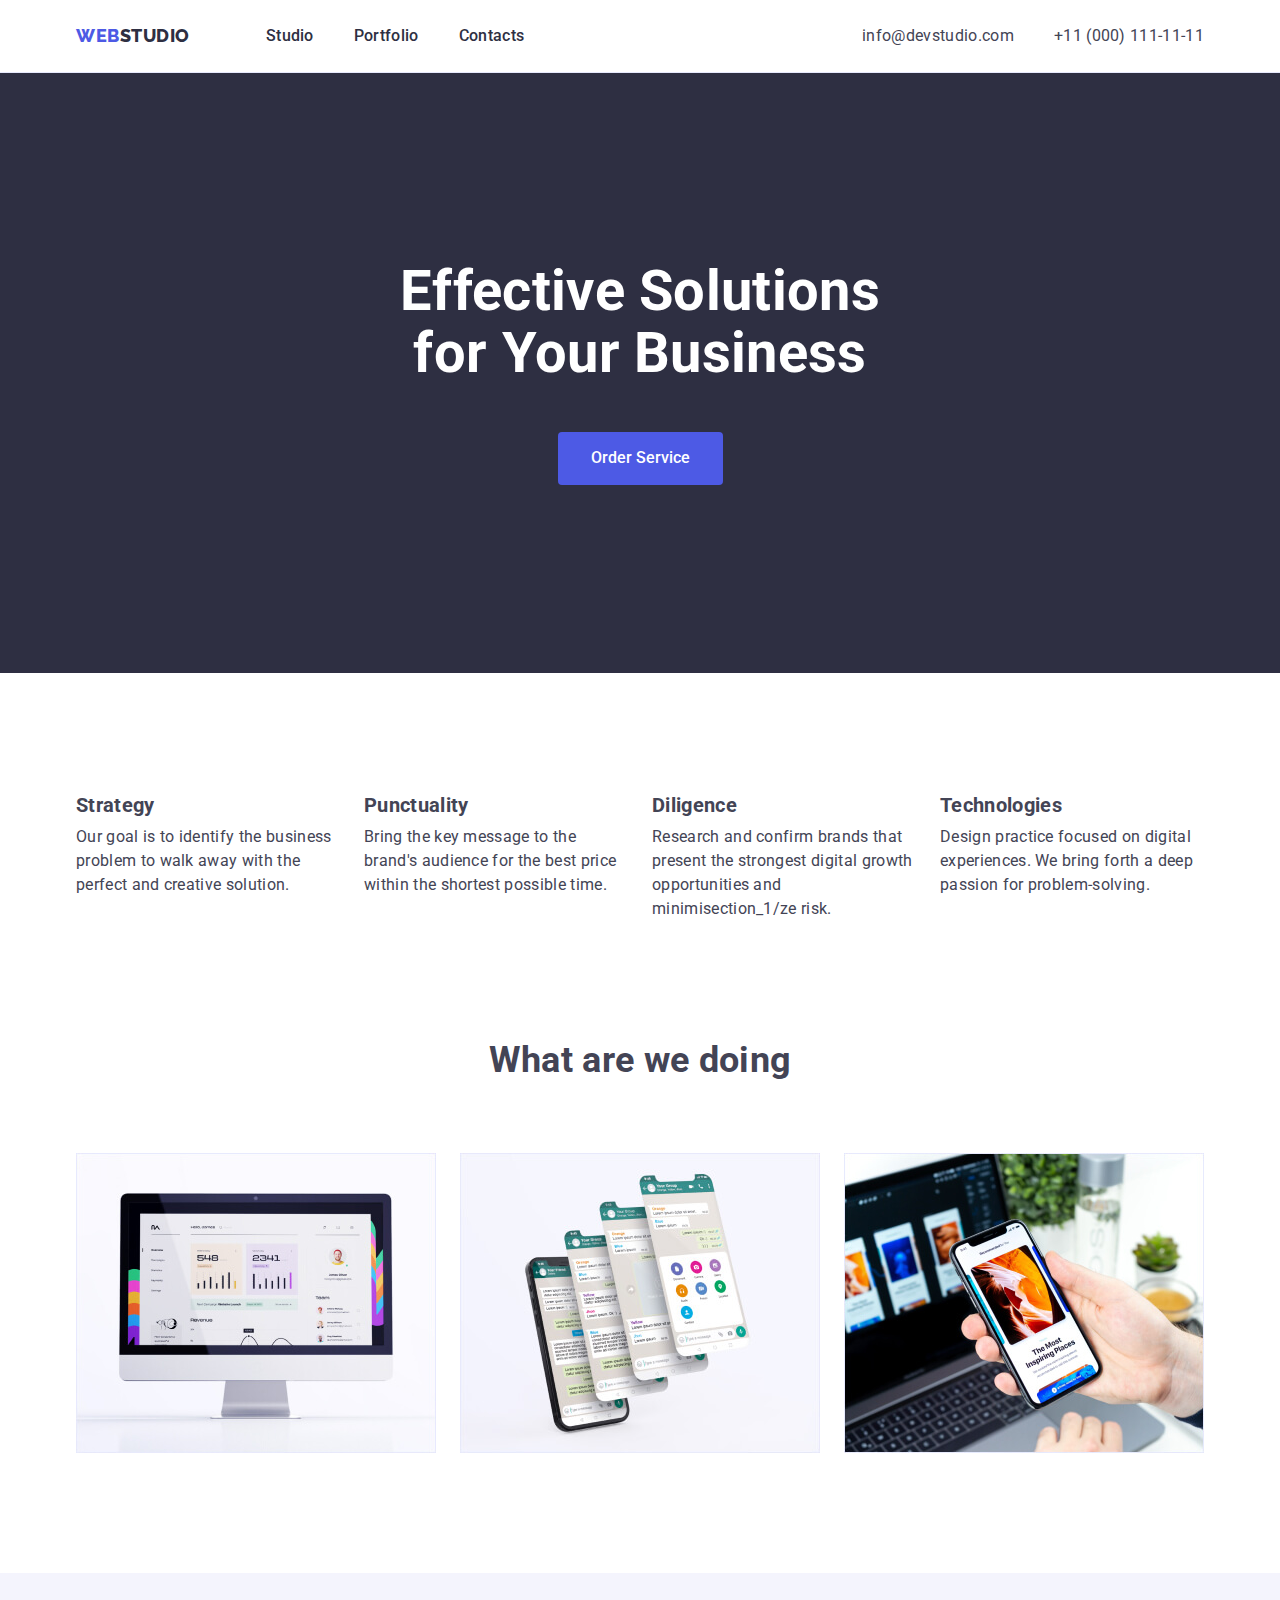
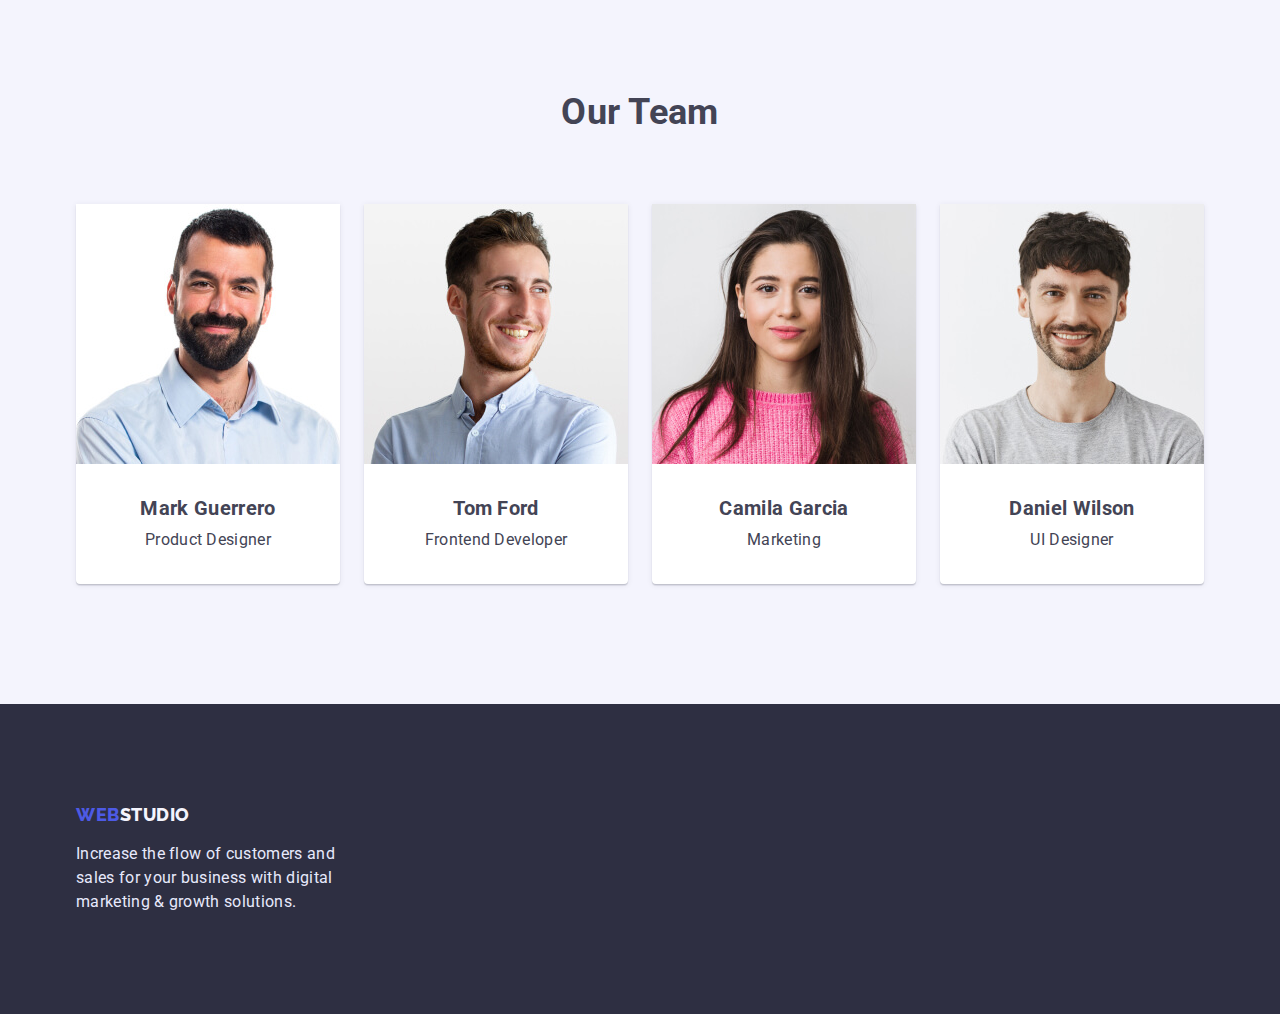
<file: index.html>
<!DOCTYPE html>
<html lang="en">
  <head>
    <meta charset="UTF-8" />
    <meta http-equiv="X-UA-Compatible" content="IE=edge" />
    <meta name="viewport" content="width=device-width, initial-scale=1.0" />

    <title>Studio</title>

    <link
      rel="stylesheet"
      href="https://cdn.jsdelivr.net/npm/modern-normalize@1.1.0/modern-normalize.min.css"
    />
    <link rel="preconnect" href="https://fonts.googleapis.com" />
    <link rel="preconnect" href="https://fonts.gstatic.com" crossorigin />
    <link
      href="https://fonts.googleapis.com/css2?family=Raleway:wght@800&family=Roboto:wght@400;500;700&display=swap"
      rel="stylesheet"
    />

    <link rel="stylesheet" href="./css/styles.css" />
  </head>
  <body>
    <header class="header">
      <div class="container page-heder-container">
        <nav class="page-nav">
          <a class="logo" href="./index.html"
            ><span class="logo-web">Web</span>Studio</a
          >
          <ul class="menu-list">
            <li class="menu-item">
              <a class="menu-link link" href="./index.html">Studio</a>
            </li>
            <li class="menu-item">
              <a class="menu-link link" href="./portfolio.html">Portfolio</a>
            </li>
            <li class="menu-item">
              <a class="menu-link link" href="">Contacts</a>
            </li>
          </ul>
        </nav>
        <ul class="header-contacts">
          <li>
            <a class="contact email" href="mailto:info@devstudio.com"
              >info@devstudio.com</a
            >
          </li>
          <li>
            <a class="contact phone" href="tel:+110001111111"
              >+11 (000) 111-11-11</a
            >
          </li>
        </ul>
      </div>
    </header>
    <!-- HERO -->
    <main>
      <section class="section-hero">
        <div class="container">
          <h1 class="hero-title">Effective Solutions for Your Business</h1>
          <button class="button">Order Service</button>
        </div>
      </section>
      <!-- STRATEGY -->
      <section class="section strategy">
        <div class="container">
          <ul class="list strategy-list">
            <li class="strategy-item">
              <h3 class="section-subtitle">Strategy</h3>
              <p>
                Our goal is to identify the business problem to walk away with
                the perfect and creative solution.
              </p>
            </li>
            <li class="strategy-item">
              <h3 class="section-subtitle">Punctuality</h3>
              <p>
                Bring the key message to the brand's audience for the best price
                within the shortest possible time.
              </p>
            </li>
            <li class="strategy-item">
              <h3 class="section-subtitle">Diligence</h3>
              <p>
                Research and confirm brands that present the strongest digital
                growth opportunities and minimisection_1/ze risk.
              </p>
            </li>
            <li class="strategy-item">
              <h3 class="section-subtitle">Technologies</h3>
              <p>
                Design practice focused on digital experiences. We bring forth a
                deep passion for problem-solving.
              </p>
            </li>
          </ul>
        </div>
      </section>
      <!-- WORKS -->
      <section class="section works">
        <div class="container typical">
          <h2 class="section-title">What are we doing</h2>
          <ul class="list works-img">
            <li>
              <img
                src="./images/section_1/img_1.jpg"
                alt="img_1"
                width="360"
                height="300"
              />
            </li>
            <li>
              <img
                src="./images/section_1/img_2.jpg"
                alt="img_2"
                width="360"
                height="300"
              />
            </li>
            <li>
              <img
                src="./images/section_1/img_3.jpg"
                alt="img_3"
                width="360"
                height="300"
              />
            </li>
          </ul>
        </div>
      </section>
      <!-- TEAM -->
      <section class="section team">
        <div class="container typical">
          <h2 class="section-title">Our Team</h2>
          <ul class="list employees">
            <li class="employees-card">
              <img
                class="team-member"
                src="./images/team/team_card_1.jpg"
                alt="Mark_Guerrero"
                width="264"
                height="260"
              />
              <h3 class="section-subtitle name">Mark Guerrero</h3>
              <p class="position">Product Designer</p>
            </li>
            <li class="employees-card">
              <img
                class="team-member"
                src="./images/team/team_card_2.jpg"
                alt="Tom_Ford"
                width="264"
                height="260"
              />
              <h3 class="section-subtitle name">Tom Ford</h3>
              <p class="position">Frontend Developer</p>
            </li>
            <li class="employees-card">
              <img
                class="team-member"
                src="./images/team/team_card_3.jpg"
                alt="Camila_Garcia"
                width="264"
                height="260"
              />
              <h3 class="section-subtitle name">Camila Garcia</h3>
              <p class="position">Marketing</p>
            </li>
            <li class="employees-card">
              <img
                class="team-member"
                src="./images/team/team_card_4.jpg"
                alt="Daniel_Wilson"
                width="264"
                height="260"
              />
              <h3 class="section-subtitle name">Daniel Wilson</h3>
              <p class="position">UI Designer</p>
            </li>
          </ul>
        </div>
      </section>
    </main>
    <!-- Footer -->
    <footer class="footer">
      <div class="container">
        <a class="footer-logo" href="./index.html"
          ><span class="logo-web">Web</span>Studio</a
        >
        <p class="footer-description">
          Increase the flow of customers and sales for your business with
          digital marketing & growth solutions.
        </p>
      </div>
    </footer>
  </body>
</html>
</file>
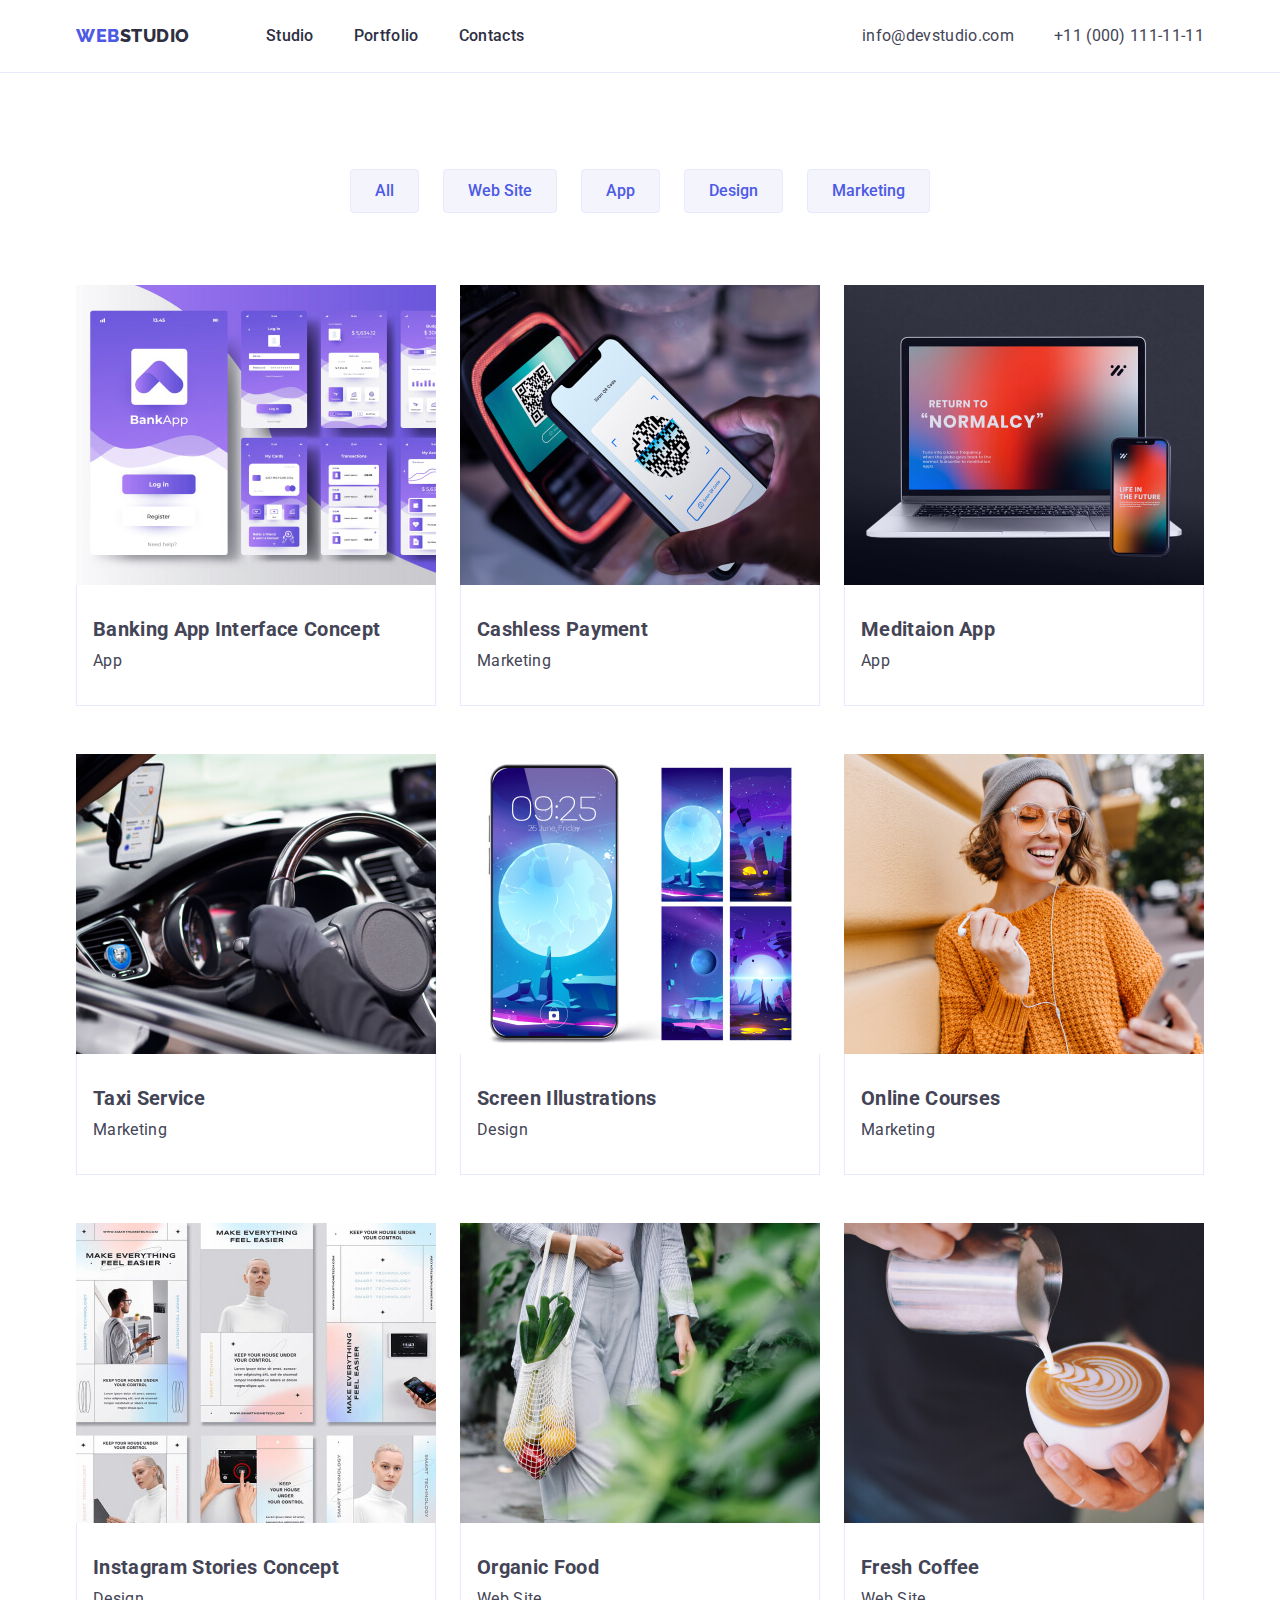
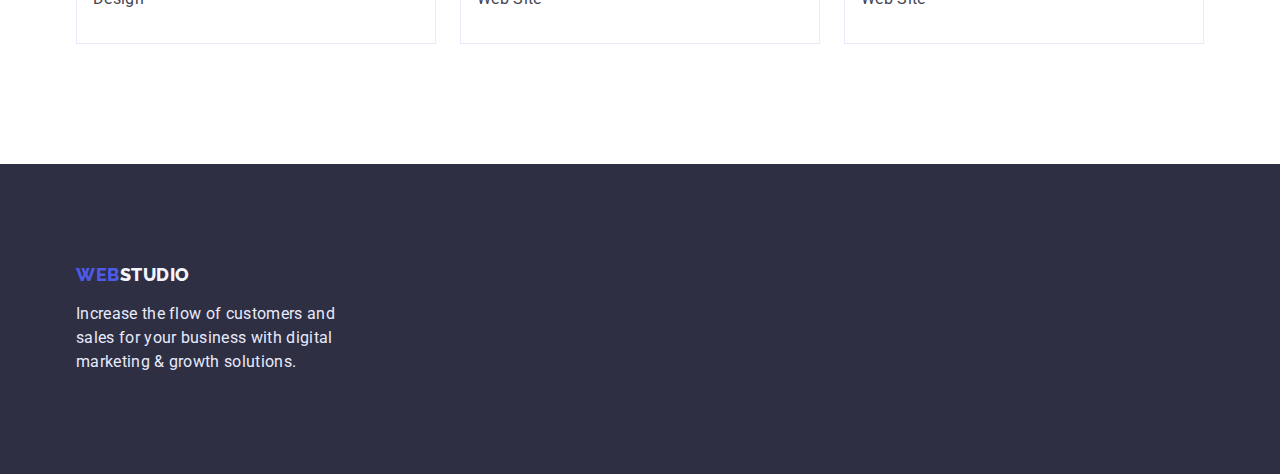
<file: portfolio.html>
<!DOCTYPE html>
<html lang="en">
  <head>
    <meta charset="UTF-8" />
    <meta http-equiv="X-UA-Compatible" content="IE=edge" />
    <meta name="viewport" content="width=device-width, initial-scale=1.0" />

    <title>Portfolio</title>

    <link
      rel="stylesheet"
      href="https://cdn.jsdelivr.net/npm/modern-normalize@1.1.0/modern-normalize.min.css"
    />
    <link rel="preconnect" href="https://fonts.googleapis.com" />
    <link rel="preconnect" href="https://fonts.gstatic.com" crossorigin />
    <link
      href="https://fonts.googleapis.com/css2?family=Raleway:wght@800&family=Roboto:wght@400;500;700&display=swap"
      rel="stylesheet"
    />

    <link rel="stylesheet" href="./css/styles.css" />
  </head>
  <body>
    <header class="header">
      <div class="container page-heder-container">
        <nav class="page-nav">
          <a class="logo" href="./index.html"
            ><span class="logo-web">Web</span>Studio</a
          >
          <ul class="menu-list">
            <li class="menu-item">
              <a class="menu-link link" href="./index.html">Studio</a>
            </li>
            <li class="menu-item">
              <a class="menu-link link" href="./portfolio.html">Portfolio</a>
            </li>
            <li class="menu-item">
              <a class="menu-link link" href="">Contacts</a>
            </li>
          </ul>
        </nav>
        <ul class="header-contacts">
          <li>
            <a class="contact email" href="mailto:info@devstudio.com"
              >info@devstudio.com</a
            >
          </li>
          <li>
            <a class="contact phone" href="tel:+110001111111"
              >+11 (000) 111-11-11</a
            >
          </li>
        </ul>
      </div>
    </header>
    <!-- Main -->
    <main>
      <!-- Filter -->
      <section class="section examples">
        <div class="container">
          <h1 class="visually-hidden">Portfolio</h1>
          <ul class="list examples">
            <li class="filter-item"><button class="filter-btn">All</button></li>
            <li class="filter-item">
              <button class="filter-btn">Web Site</button>
            </li>
            <li class="filter-item"><button class="filter-btn">App</button></li>
            <li class="filter-item">
              <button class="filter-btn">Design</button>
            </li>
            <li class="filter-item">
              <button class="filter-btn">Marketing</button>
            </li>
          </ul>
          <!-- Hero -->
          <h2 class="visually-hidden">Examples</h2>
          <div class="examples-block">
            <ul class="list examples-item">
              <li class="examples-card">
                <img
                  class="examples-img"
                  src="./images/examples/banking_app.jpg"
                  alt="Banking_App"
                  width="360"
                />
                <div class="card-text">
                  <h3 class="section-subtitle examples-name">
                    Banking App Interface Concept
                  </h3>
                  <p class="product-type">App</p>
                </div>
              </li>
              <li class="examples-card">
                <img
                  class="examples-img"
                  src="./images/examples/cashless_payment_marketing.jpg"
                  alt="Cashless_Payment"
                  width="360"
                />
                <div class="card-text">
                  <h3 class="section-subtitle examples-name">
                    Cashless Payment
                  </h3>
                  <p class="product-type">Marketing</p>
                </div>
              </li>
              <li class="examples-card">
                <img
                  class="examples-img"
                  src="./images/examples/meditaion_app.jpg"
                  alt="Meditaion_App"
                  width="360"
                />
                <div class="card-text">
                  <h3 class="section-subtitle examples-name">Meditaion App</h3>
                  <p class="product-type">App</p>
                </div>
              </li>
              <li class="examples-card">
                <img
                  class="examples-img"
                  src="./images/examples/taxi_service_marketing.jpg"
                  alt="Taxi_Service"
                  width="360"
                />
                <div class="card-text">
                  <h3 class="section-subtitle examples-name">Taxi Service</h3>
                  <p class="product-type">Marketing</p>
                </div>
              </li>
              <li class="examples-card">
                <img
                  class="examples-img"
                  src="./images/examples/screen_illustrations_design.jpg"
                  alt="Screen_Illustrations"
                  width="360"
                />
                <div class="card-text">
                  <h3 class="section-subtitle examples-name">
                    Screen Illustrations
                  </h3>
                  <p class="product-type">Design</p>
                </div>
              </li>
              <li class="examples-card">
                <img
                  class="examples-img"
                  src="./images/examples/online_courses_marketing.jpg"
                  alt="Online_Courses"
                  width="360"
                />
                <div class="card-text">
                  <h3 class="section-subtitle examples-name">Online Courses</h3>
                  <p class="product-type">Marketing</p>
                </div>
              </li>
              <li class="examples-card">
                <img
                  class="examples-img"
                  src="./images/examples/instagram_stories_concept_design.jpg"
                  alt="Instagram_Stories_Concept"
                  width="360"
                />
                <div class="card-text">
                  <h3 class="section-subtitle examples-name">
                    Instagram Stories Concept
                  </h3>
                  <p class="product-type">Design</p>
                </div>
              </li>
              <li class="examples-card">
                <img
                  class="examples-img"
                  src="./images/examples/organic_food_web_site.jpg"
                  alt="Organic_Food"
                  width="360"
                />
                <div class="card-text">
                  <h3 class="section-subtitle examples-name">Organic Food</h3>
                  <p class="product-type">Web Site</p>
                </div>
              </li>
              <li class="examples-card">
                <img
                  class="examples-img"
                  src="./images/examples/fresh_coffee_web_site.jpg"
                  alt="Fresh_Coffee"
                  width="360"
                />
                <div class="card-text">
                  <h3 class="section-subtitle examples-name">Fresh Coffee</h3>
                  <p class="product-type">Web Site</p>
                </div>
              </li>
            </ul>
          </div>
        </div>
      </section>
    </main>
    <!-- Footer -->
    <footer class="footer">
      <div class="container">
        <a class="footer-logo" href="./index.html"
          ><span class="logo-web">Web</span>Studio</a
        >
        <p class="footer-description">
          Increase the flow of customers and sales for your business with
          digital marketing & growth solutions.
        </p>
      </div>
    </footer>
  </body>
</html>
</file>
<file: css/styles.css>
:root {
  --primary-brand-color: #4d5ae5;
  --pressed-state-color: #404bbf;
  --dark-headings-color: #2e2f42;
  --success-messages-color: #31d0aa;
  --dark-body-color: #434455;
  --helper-text-color: #8e8f99;
  --footer-text-color: #e7e9fc;
  --light-mode-color: #f4f4fd;
  --body-dackground-color: #ffffff;
}

body {
  background-color: var(--body-dackground-color);
  font-weight: 400;
  color: var(--dark-body-color);
  font-family: Roboto, sans-serif;
  letter-spacing: 0.02em;
  font-size: 16px;
  line-height: 1.5;
}

/* =============== COMPONENTS =============== */

* {
  text-decoration: none;
}

h1,
h2,
h3,
h4,
p {
  margin-top: 0;
  margin-bottom: 0;
}

ul,
ol {
  margin-top: 0;
  margin-bottom: 0;
  margin-left: 0;
  padding-left: 0;
  list-style: none;
}

img {
  display: block;
}

button {
  cursor: pointer;
}

.section {
  padding-top: 120px;
  padding-bottom: 120px;
}

.link:hover,
.link:focus,
.contact:hover,
.contact:focus {
  color: var(--pressed-state-color);
}

.section-subtitle {
  font-weight: 700;
  font-size: 20px;
  line-height: 1.2;
  margin-bottom: 8px;
}

.description {
  font-size: 16px;
  line-height: 1.5;
}

.section-title {
  font-weight: 700;
  font-size: 36px;
  line-height: 1.11;
  margin-bottom: 72px;
  text-align: center;
}

.container {
  margin-left: auto;
  margin-right: auto;
  width: 1158px;
  padding-left: 15px;
  padding-right: 15px;
}

.visually-hidden {
  position: absolute;
  width: 1px;
  height: 1px;
  margin: -1px;
  border: 0;
  padding: 0;

  white-space: nowrap;
  clip-path: inset(100%);
  clip: rect(0 0 0 0);
  overflow: hidden;
}

/* =============== \COMPONENTS =============== */

/* =============== HEADER =============== */
.header {
  border-bottom: 1px solid #e7e9fc;
}

.page-heder-container {
  display: flex;
  align-items: center;
}

.page-nav {
  display: flex;
  align-items: center;
}

.menu-list {
  display: flex;
  align-items: center;
}

.header-contacts {
  display: flex;
  align-items: center;
  margin-left: auto;
}

.contact.email {
  margin-right: 40px;
}

.contact.email,
.contact.phone {
  display: block;
  padding-top: 24px;
  padding-bottom: 24px;
}

.menu-item:not(:last-child) {
  margin-right: 40px;
}

.logo {
  color: var(--dark-headings-color);
  font-family: "Raleway", sans-serif;
  font-weight: 800;
  font-size: 18px;
  line-height: 1.2;
  display: flex;
  letter-spacing: 0.03em;
  text-transform: uppercase;
  margin-right: 76px;
  padding-top: 24px;
  padding-bottom: 24px;
}

.logo-web {
  color: var(--primary-brand-color);
}
/* nav section */
.link {
  display: block;
  padding-top: 24px;
  padding-bottom: 24px;
  color: var(--dark-headings-color);
  font-weight: 500;
  font-size: 16px;
  line-height: 1.5;
  text-decoration: none;
}

.contact {
  color: var(--dark-body-color);
  font-style: normal;
  font-size: 16px;
  line-height: 1.5;
  text-decoration: none;
  text-transform: none;
}

/* =============== \HEADER =============== */

/* =============== HERO =============== */

.section-hero {
  padding-top: 188px;
  padding-bottom: 188px;

  text-align: center;
  background-color: var(--dark-headings-color);
}

.hero-title {
  width: 496px;
  margin-left: auto;
  margin-right: auto;

  color: #ffffff;
  font-size: 56px;
  line-height: 1.1;
  text-align: center;
  margin-bottom: 48px;
}

.button {
  display: inline-block;
  border-radius: 4px;
  padding: 16px 32px;
  font-weight: 500;
  color: #ffffff;
  background-color: var(--primary-brand-color);
  border: 1px solid transparent;
}

.button:hover,
.button:focus {
  background-color: var(--pressed-state-color);
}

/* =============== \HERO =============== */

/* =============== STRATEGY =============== */

.list.strategy-list {
  display: flex;
  justify-content: space-between;
}

.strategy-item {
  width: 264px;
}

.strategy-item:not(:last-child) {
  margin-right: 24px;
}

/* =============== \STRATEGY =============== */

/* =============== WORKS =============== */

.section.works {
  padding-top: 0;
}

.works-img {
  display: flex;
  flex-wrap: wrap;
  gap: 24px;
}

/* =============== \WORKS =============== */

/* =============== TEAM =============== */

.team {
  background-color: var(--light-mode-color);
}

.team-member {
  margin-bottom: 32px;
}

.position {
  padding-bottom: 32px;
}

.name,
.position {
  text-align: center;
}

.employees {
  display: flex;
  flex-wrap: wrap;
  gap: 24px;
}

.employees-card {
  flex-basis: calc((100% - 72px) / 4);
  background-color: #ffffff;
  box-shadow: 0px 1px 6px rgba(46, 47, 66, 0.08),
    0px 1px 1px rgba(46, 47, 66, 0.16), 0px 2px 1px rgba(46, 47, 66, 0.08);
  border-radius: 0px 0px 4px 4px;
}

/* =============== \TEAM =============== */

/* =============== FOOTER =============== */

.footer {
  padding-top: 100px;
  padding-bottom: 100px;
  background-color: var(--dark-headings-color);
}

.footer-logo {
  color: var(--light-mode-color);
  font-family: "Raleway", sans-serif;
  font-weight: 800;
  font-size: 18px;
  line-height: 1.2;
  display: flex;
  letter-spacing: 0.03em;
  text-transform: uppercase;
  text-decoration: none;
  margin-bottom: 16px;
}

.footer-description {
  width: 264px;
  color: var(--footer-text-color);
}

/* =============== \FOOTER =============== */

/* =============== PORTFOLIO =============== */

.section.examples {
  padding-top: 96px;
}

.list.examples {
  margin-bottom: 72px;
}

.filter-btn {
  display: inline-block;
  border-radius: 4px;
  padding: 12px 24px;
  font-weight: 500;
  color: var(--primary-brand-color);
  background-color: var(--light-mode-color);
  border: 1px solid var(--footer-text-color);
}

.filter-btn:hover,
.filter-btn:focus {
  color: var(--body-dackground-color);
  background-color: var(--pressed-state-color);
}

.examples {
  display: flex;
  justify-content: center;
}

.filter-item:not(:last-child) {
  margin-right: 24px;
}

.examples-item {
  display: flex;
  flex-wrap: wrap;
}

.card-text {
  padding-top: 32px;
  padding-bottom: 32px;
  padding-left: 16px;
  border-right: 1px solid #e7e9fc;
  border-bottom: 1px solid #e7e9fc;
  border-left: 1px solid #e7e9fc;
}

.examples-card {
  width: calc((100% - 48px) / 3);
  margin-right: 24px;
  margin-bottom: 48px;
}

.examples-card:nth-child(3n) {
  margin-right: 0;
}

.examples-card:nth-last-child(-n + 3) {
  margin-bottom: 0;
}
/* =============== /PORTFOLIO =============== */
</file>
